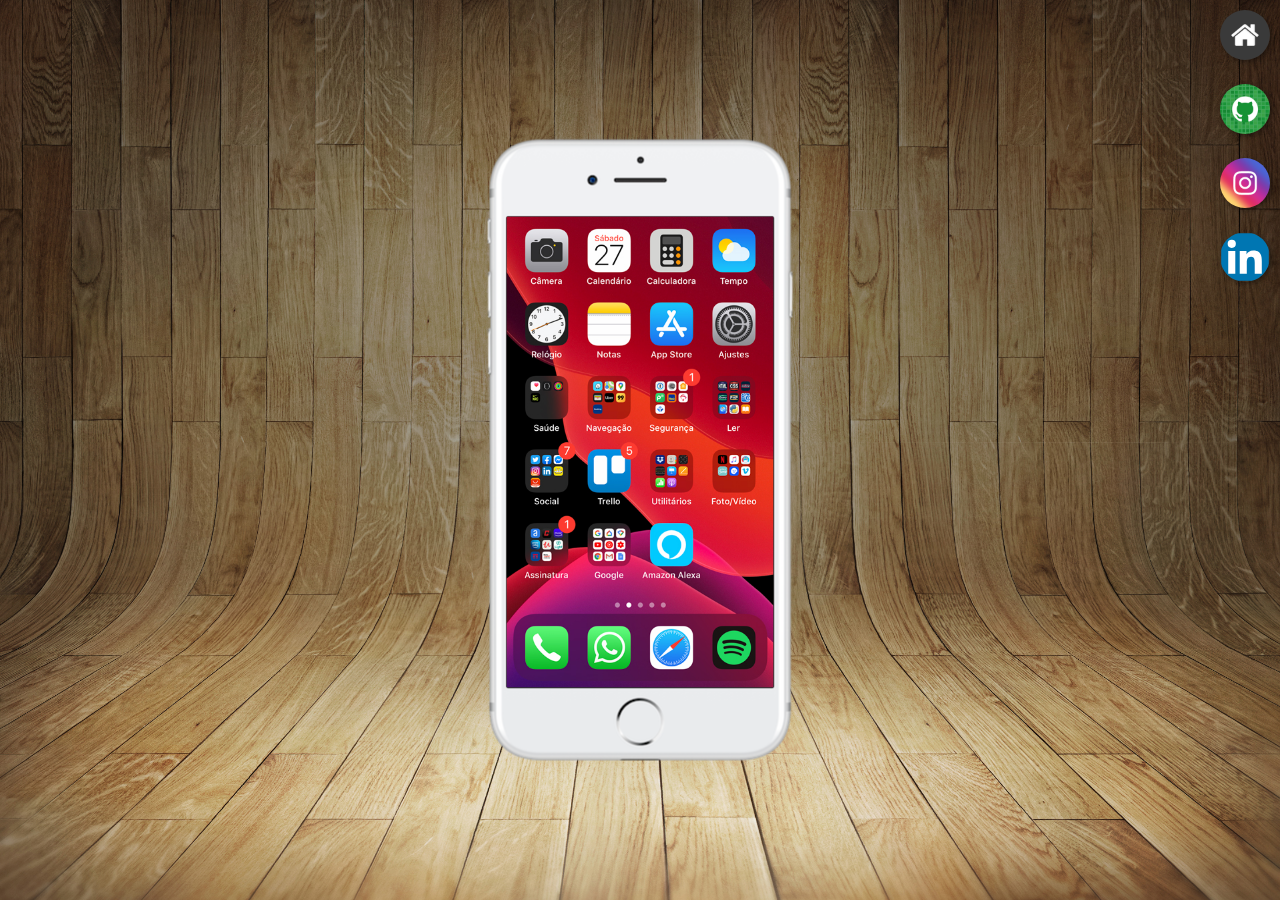
<file: index.html>
<!DOCTYPE html>
<html lang="pt-br">
<head>
    <meta charset="UTF-8">
    <meta name="viewport" content="width=device-width, initial-scale=1.0">
    <link rel="shortcut icon" href="favicon.ico" type="image/x-icon">
    <link rel="stylesheet" href="estilos/style.css">
    <title>Projeto Redes Sociais</title>
</head>
<body>
    <main>
        <section id="telefone">
            <iframe src="home.html" name="tela" id="tela" frameborder="0">
                Seu navegador não é compatível com isso.
            </iframe>
        </section>
        <section id="redes-sociais">
            <a href="home.html" target="tela"><img src="imagens/logo-home.jpg" alt="Home"></a><br>
            <a href="github.html" target="tela"><img src="imagens/logo-github.jpg" alt="GitHub"></a><br>
            <a href="instagram.html" target="tela"><img src="imagens/logo-instagram.jpg" alt="Instagram"></a><br>
            <a href="linkdein.html" target="tela"><img src="imagens/logo-linkedin.svg" alt="Twitter"></a><br>
        </section>
    </main>
</body>
</html>
</file>
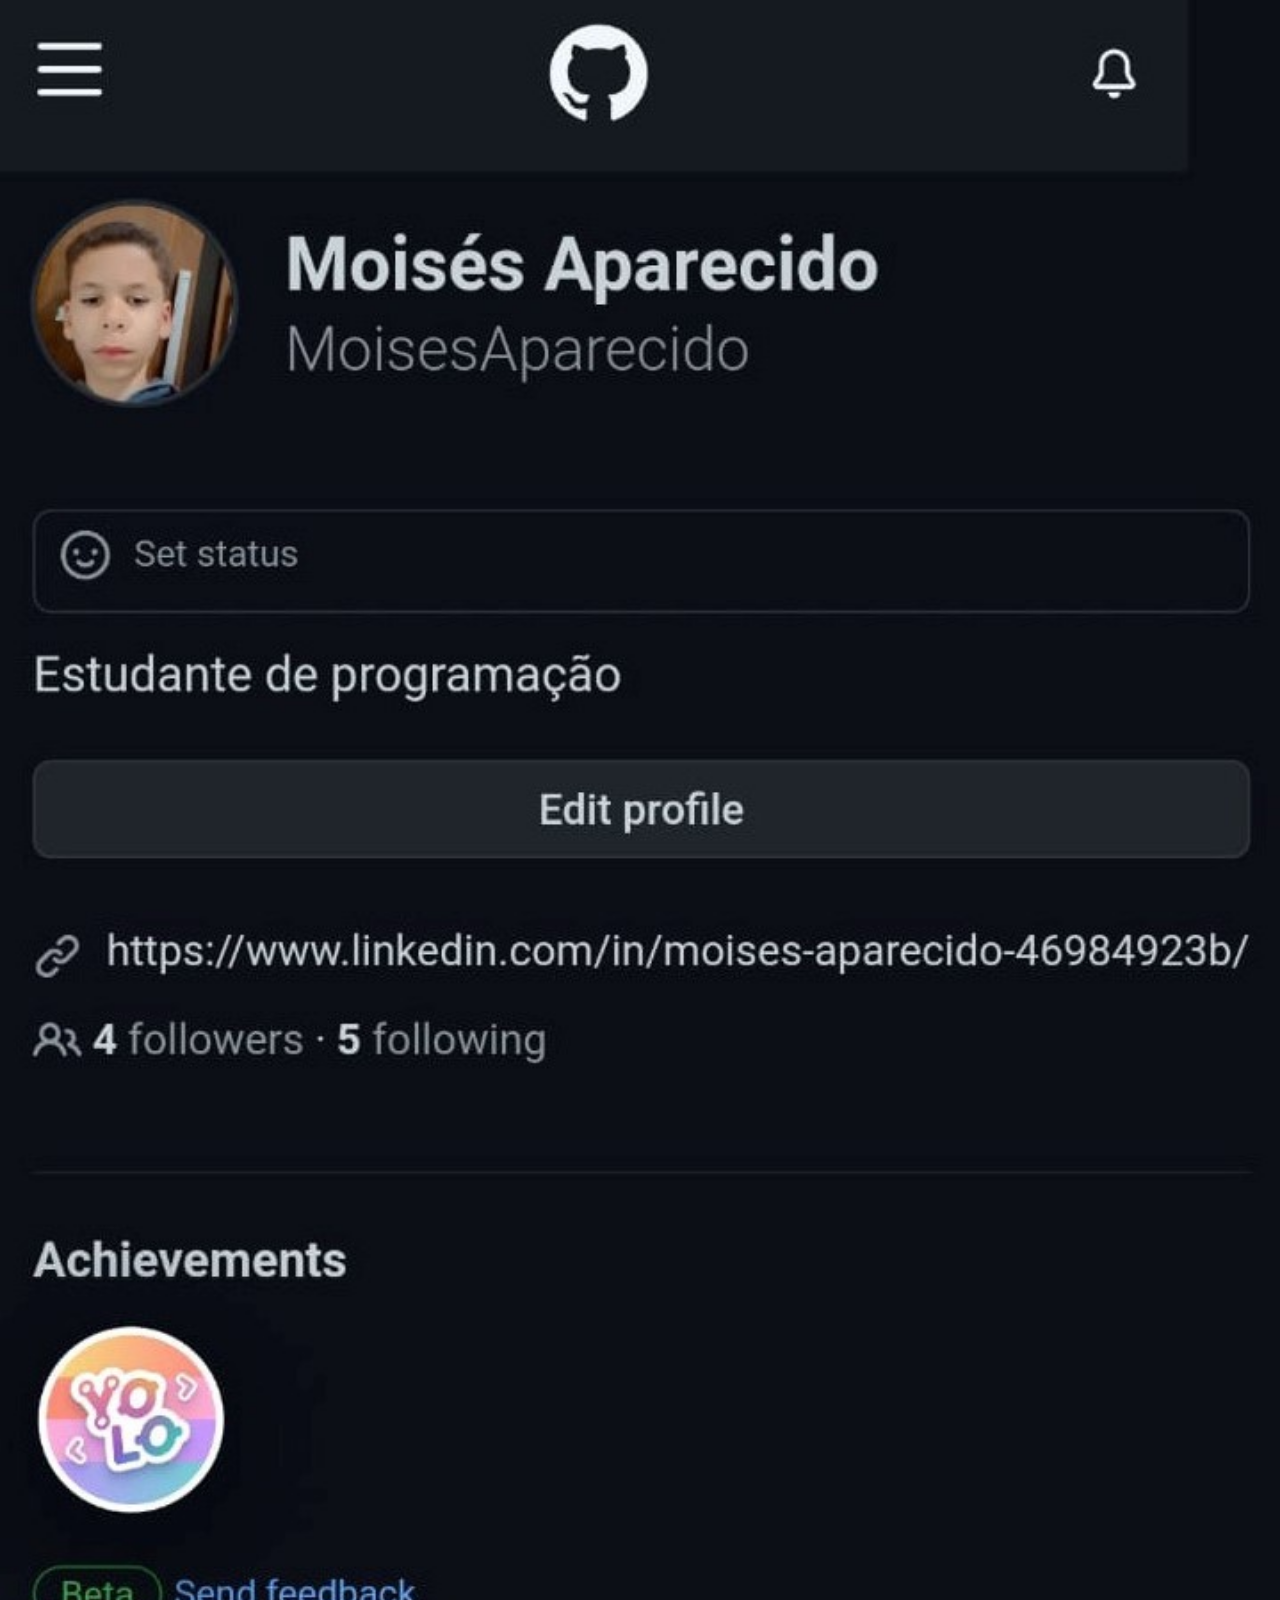
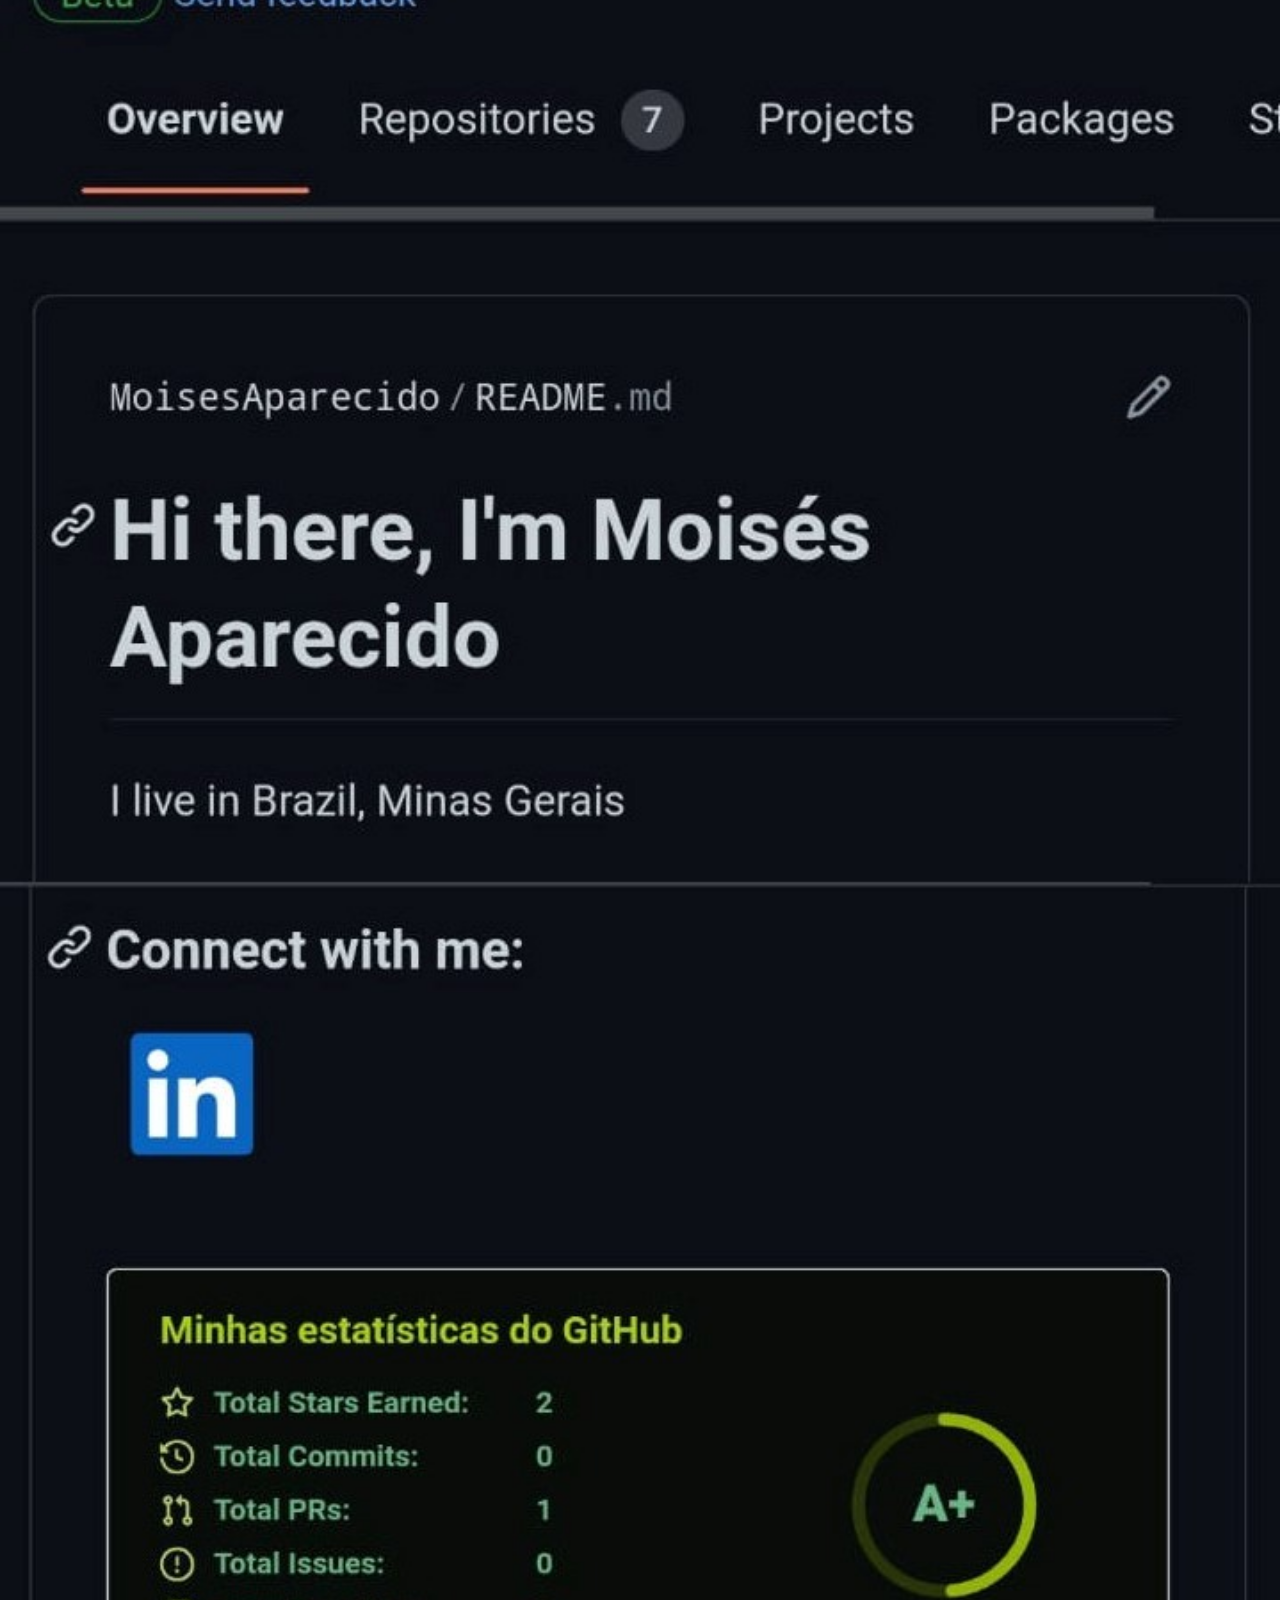
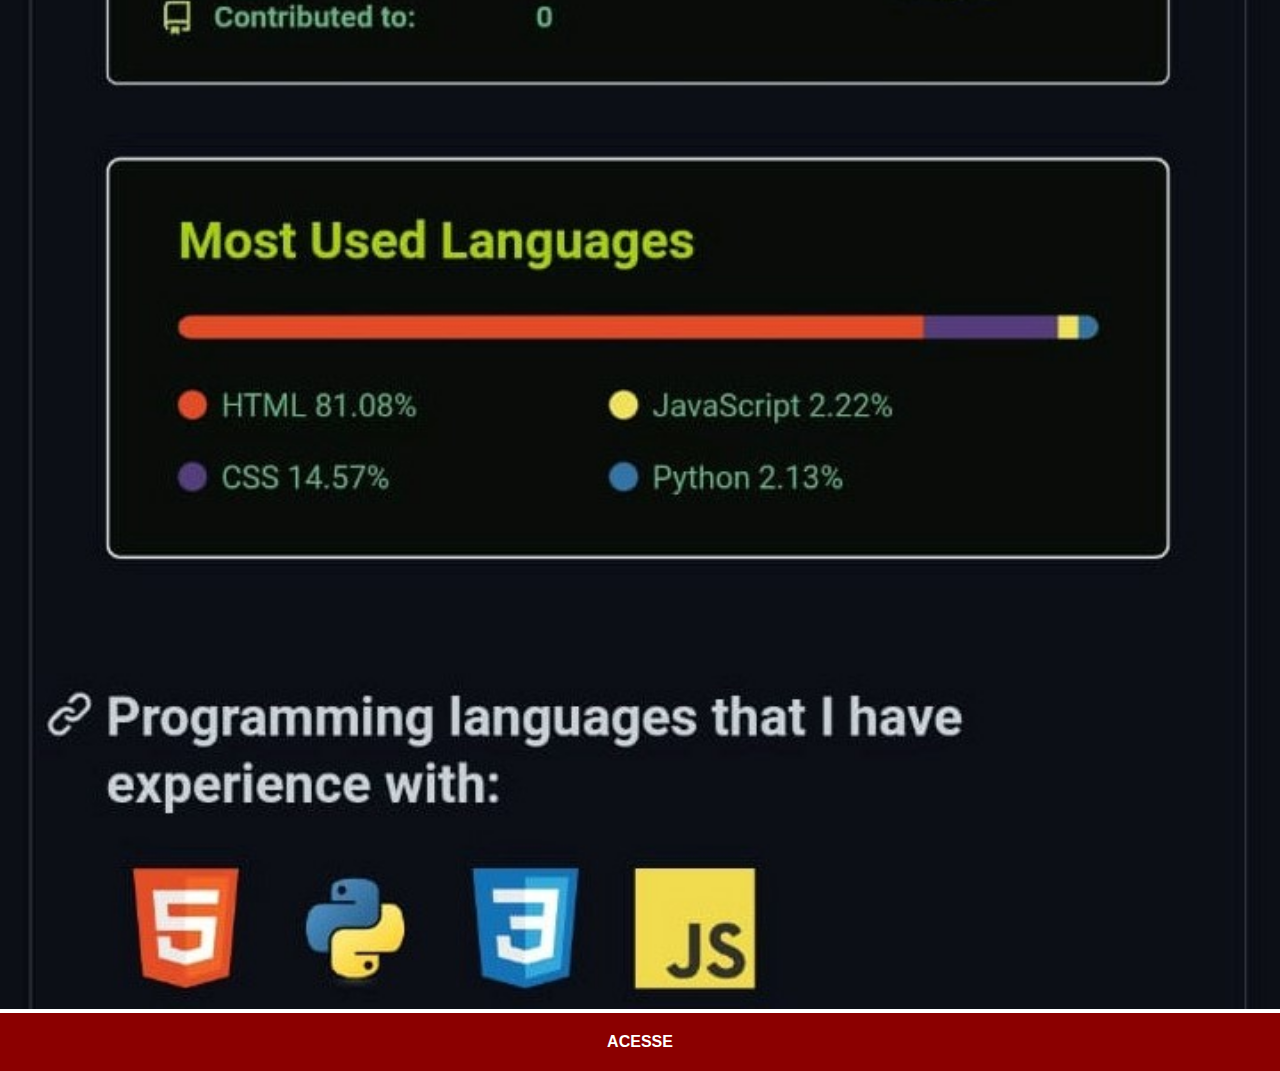
<file: github.html>
<!DOCTYPE html>
<html lang="pt-br">
<head>
    <meta charset="UTF-8">
    <meta http-equiv="X-UA-Compatible" content="IE=edge">
    <meta name="viewport" content="width=device-width, initial-scale=1.0">
    <title>GitHub</title>
    <link rel="stylesheet" href="estilos/social.css">
</head>
<body>
    <img src="imagens/tela-github.jpeg" alt="GitHub">
    <a href="https://github.com/moisesaparecido" target="_blank">ACESSE</a>
</body>
</html>
</file>
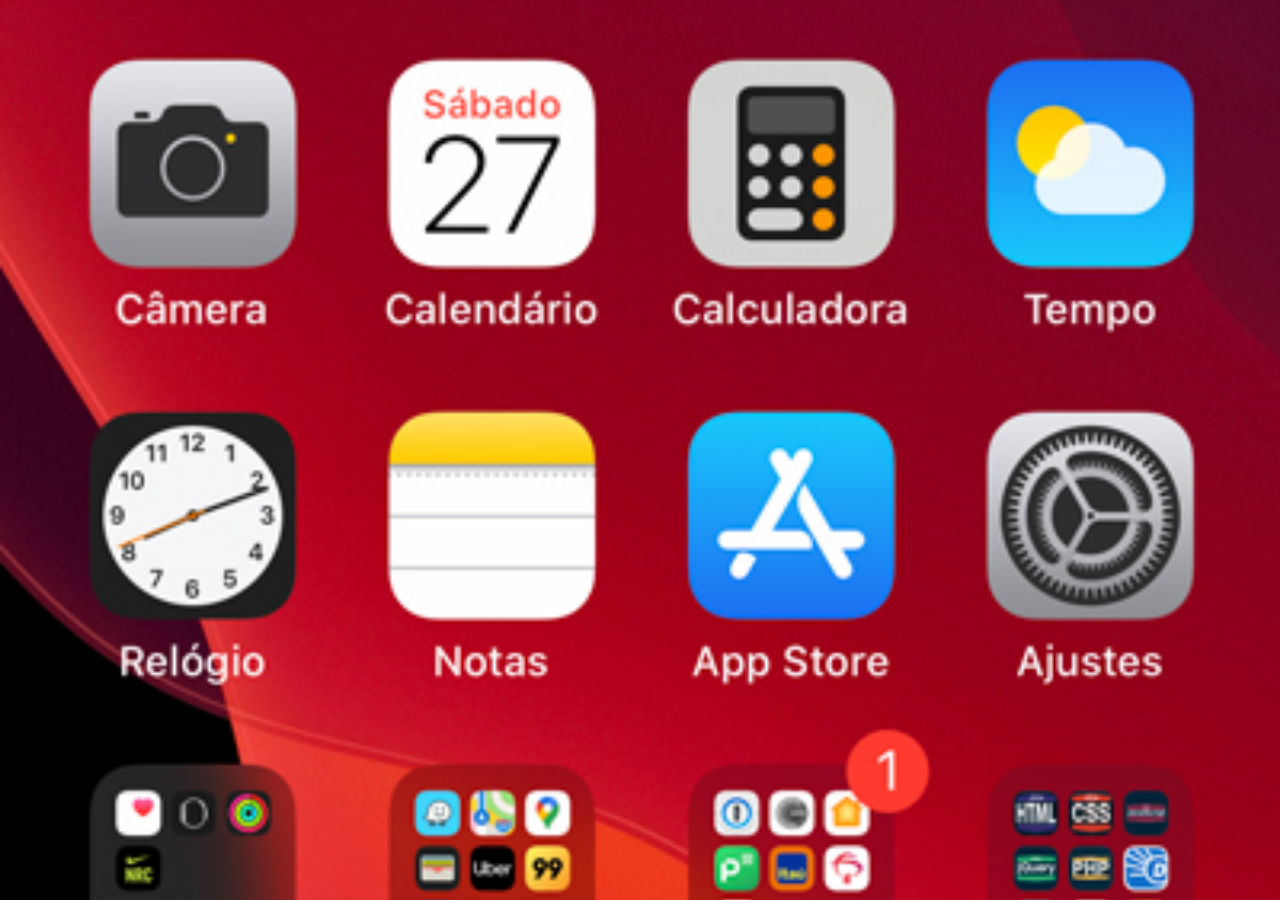
<file: home.html>
<!DOCTYPE html>
<html lang="pt-br">
<head>
    <meta charset="UTF-8">
    <meta name="viewport" content="width=device-width, initial-scale=1.0">
    <title>Home</title>
</head>
<style>
    * {
        margin: 0px;
        padding: 0px;
    }

    body {
        width: 100vw;
        height: 100vh;
        background: black url('imagens/tela-home.jpg') no-repeat top center;
        background-size: cover;
    }
</style>
<body>
    
</body>
</html>
</file>
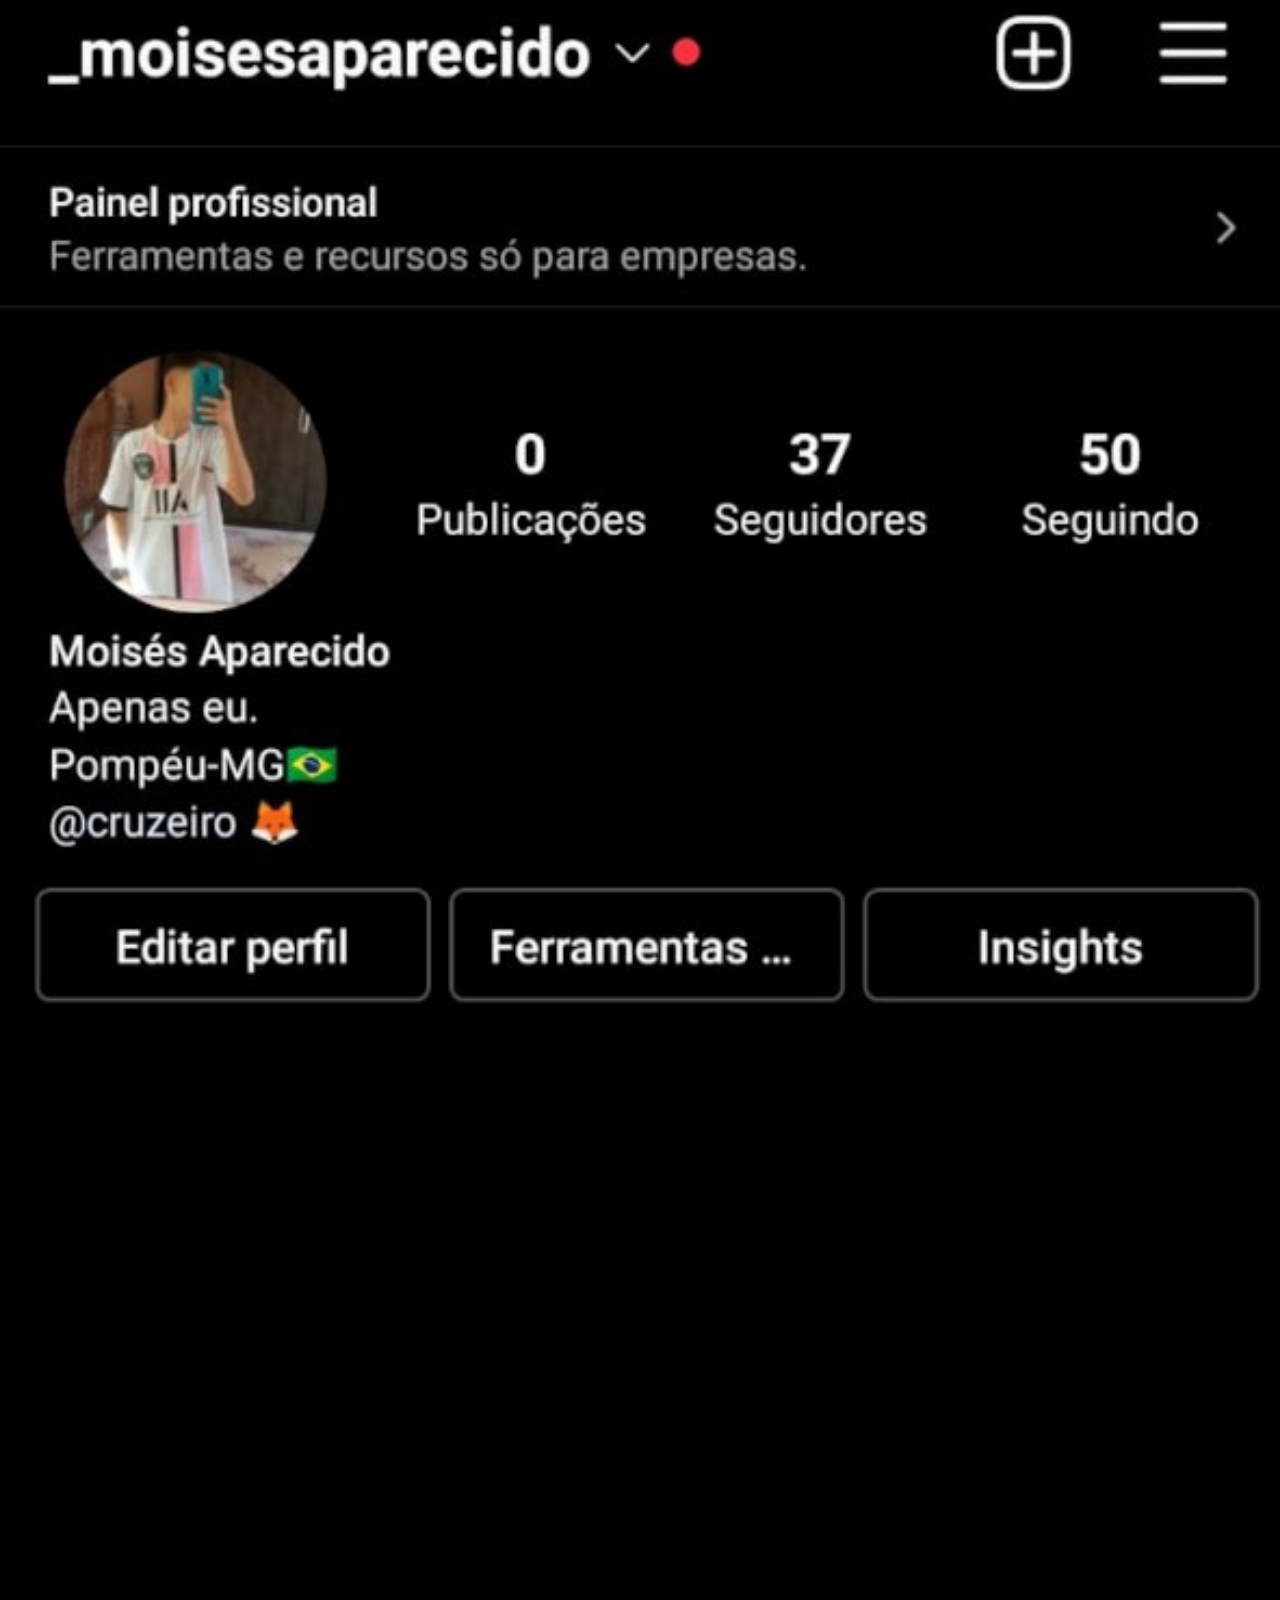
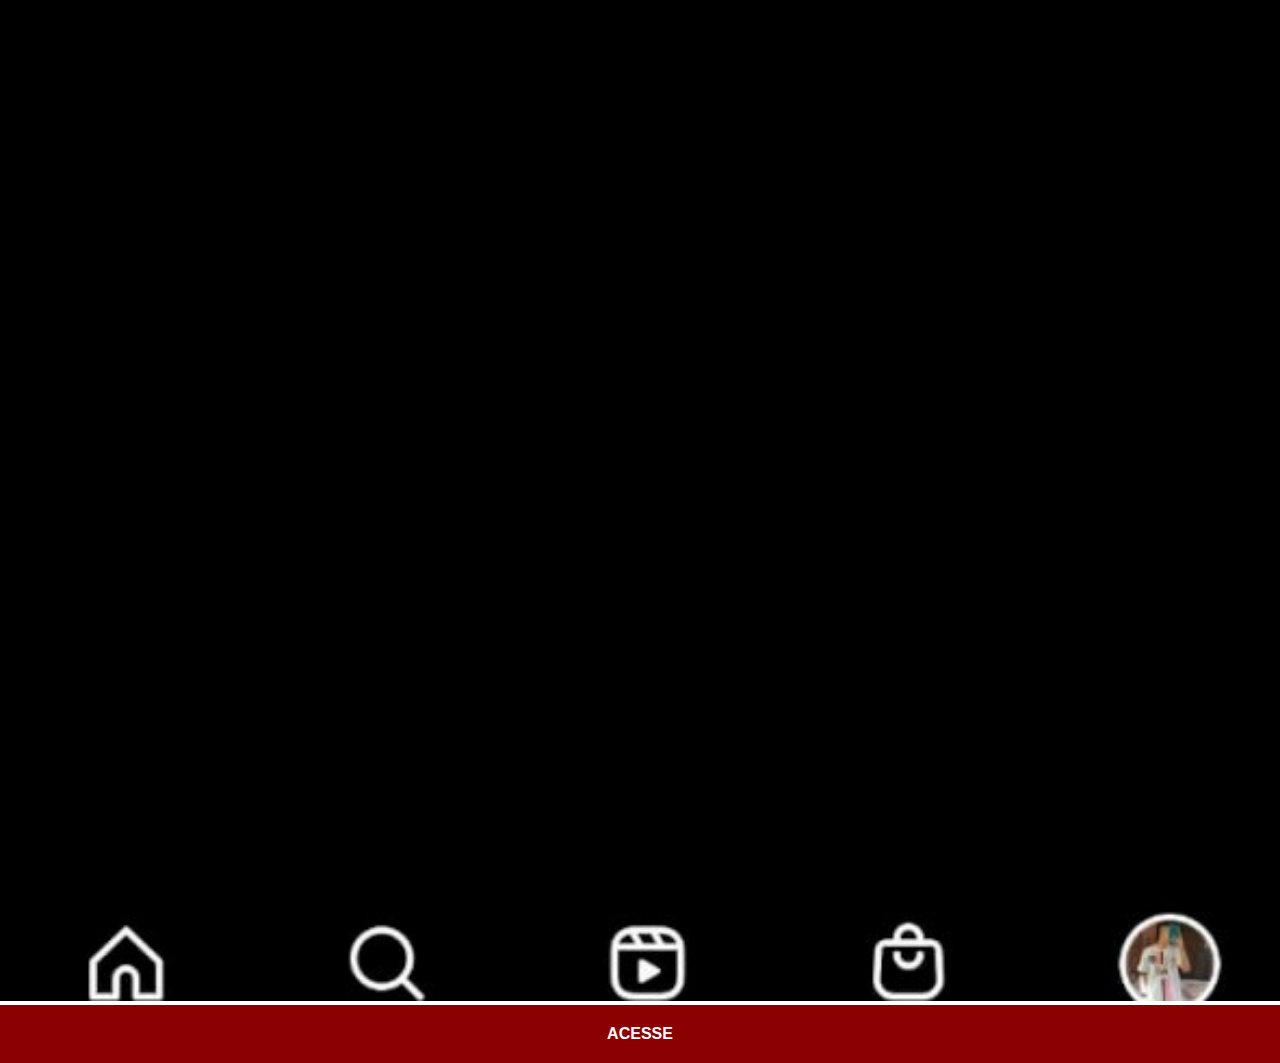
<file: instagram.html>
<!DOCTYPE html>
<html lang="pt-br">
<head>
    <meta charset="UTF-8">
    <meta http-equiv="X-UA-Compatible" content="IE=edge">
    <meta name="viewport" content="width=device-width, initial-scale=1.0">
    <title>Instagram</title>
    <link rel="stylesheet" href="estilos/social.css">
</head>
<body>
   <img src="imagens/tela-instragam.jpg" alt="Instagram"> 
   <a href="https://www.instagram.com/_moisesaparecido/" target="_blank">ACESSE</a>
</body>
</html>
</file>
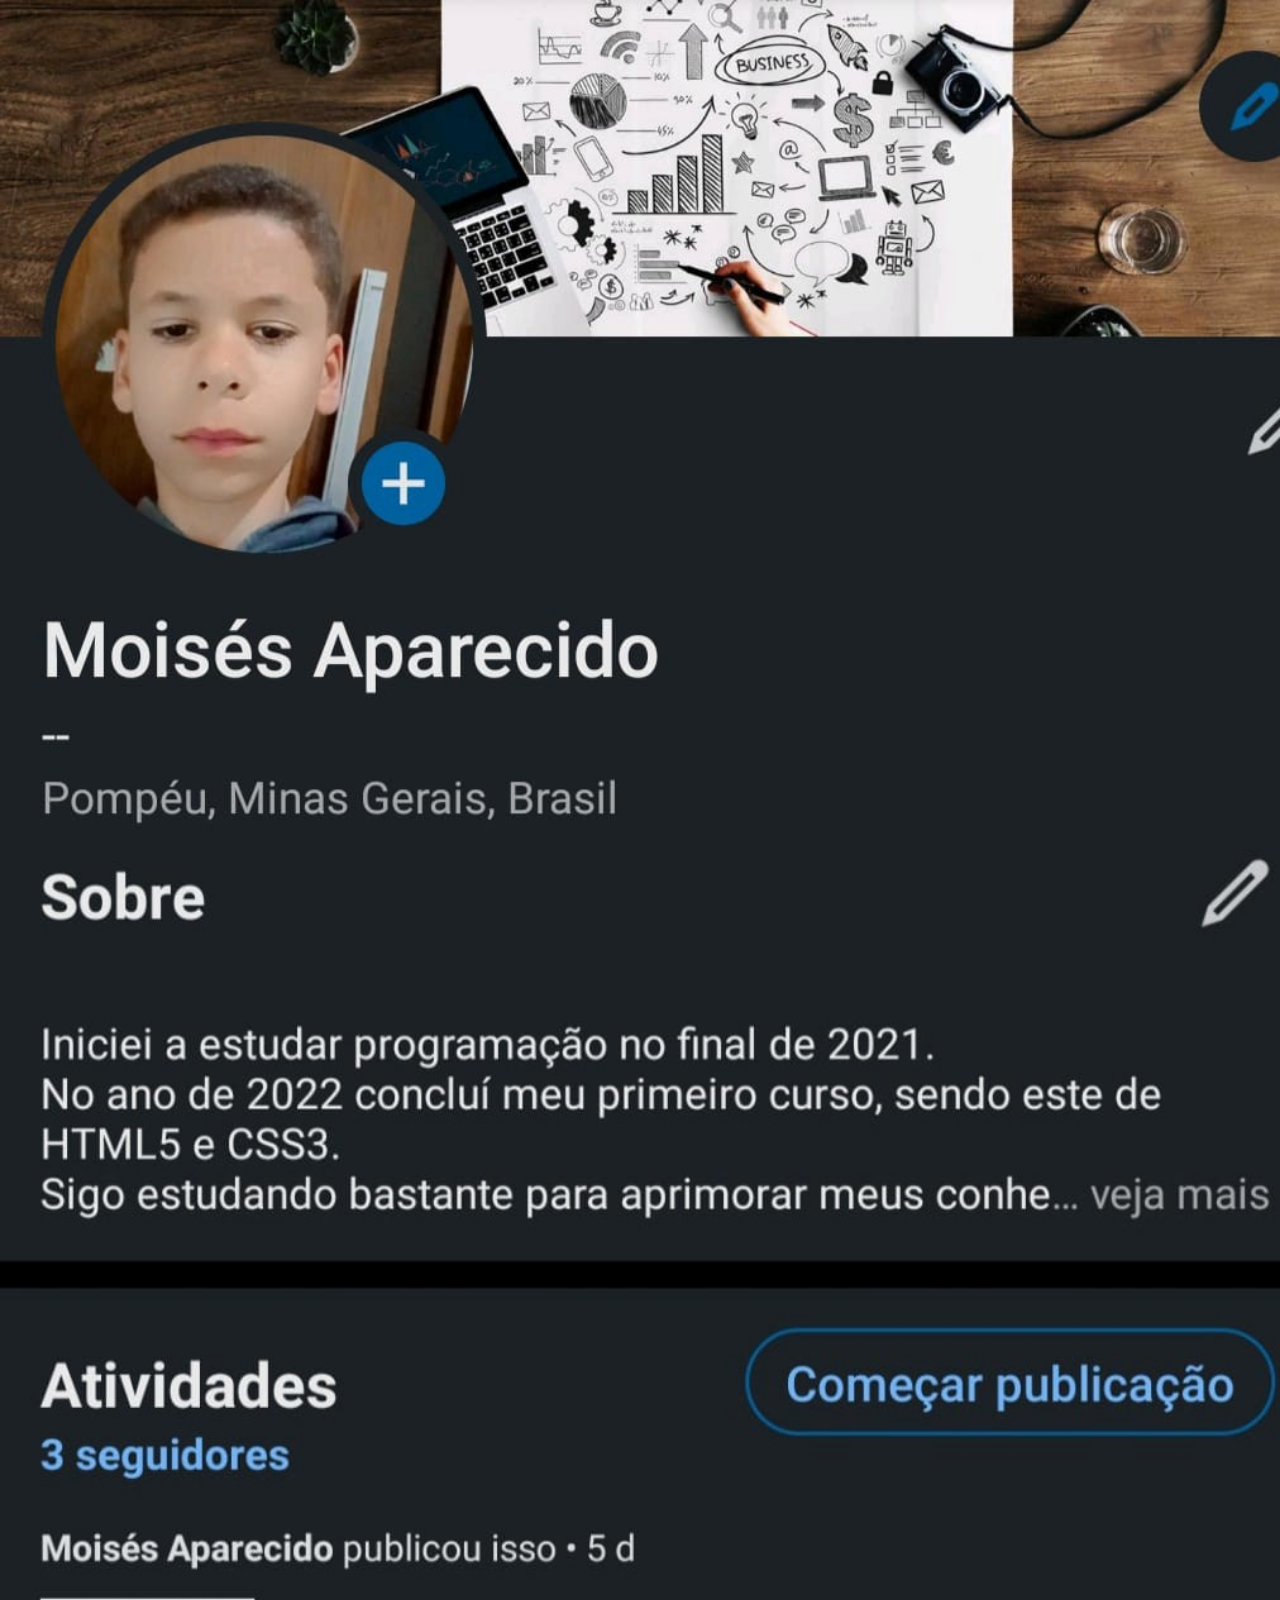
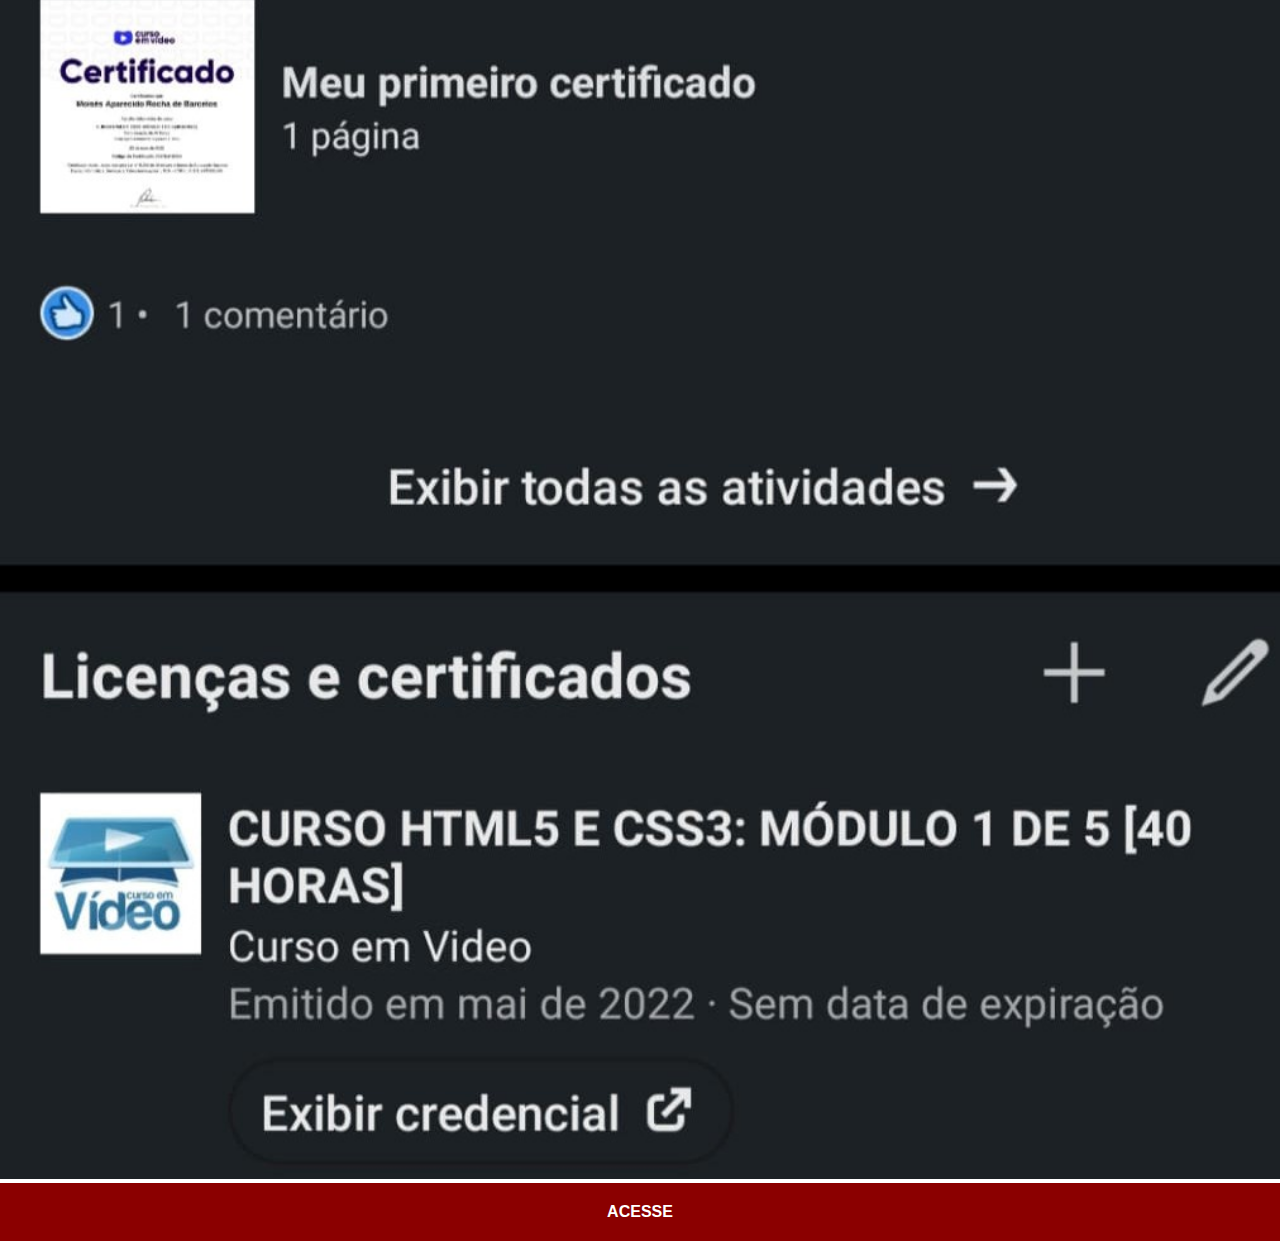
<file: linkdein.html>
<!DOCTYPE html>
<html lang="pt-br">
<head>
    <meta charset="UTF-8">
    <meta http-equiv="X-UA-Compatible" content="IE=edge">
    <meta name="viewport" content="width=device-width, initial-scale=1.0">
    <title>Linkedin</title>
    <link rel="stylesheet" href="estilos/social.css">
</head>
<body>
    <img src="imagens/tela-linkedin.jpeg" alt="GitHub">
    <a href="https://www.linkedin.com/in/mois%C3%A9s-aparecido-46984923b/" target="_blank">ACESSE</a>
</body>
</html>
</file>
<file: estilos/style.css>
@charset "UTF-8";

* {
    margin: 0px;
    padding: 0px;
    font-family: Arial, Helvetica, sans-serif;
}

html, body {
    height: 100vh;
    width: 100vw;
    background-color: black;
}

body {
    background: url('../imagens/fundo-madeira.jpg') no-repeat top center;
    background-size: cover;
    background-attachment: fixed;
}

main {
    position: relative;
    height: 100vh;
}

section#telefone {
    position: absolute;
    top: 50%;
    left: 50%;
    transform: translate(-50%, -50%);

    height: 627px;
    width: 311px;
    background: url('../imagens/frame-iphone.png') no-repeat;
}

iframe#tela {
    position: relative;
    top: 80px;
    left: 22px;
    width: 267px;
    height: 471px;
}

section#redes-sociais{
    text-align: right;
}

section#redes-sociais img {
    width: 50px;
    margin: 10px;
    border-radius: 50%;
    box-shadow: 2px 2px 5px rgba(0, 0, 0, 0.400);
    box-sizing: border-box;
}

section#redes-sociais img:hover{
    border: 2px solid rgba(255, 255, 255, 0.637);
    transform: translate(-3px, -3px);
    box-shadow: 5px 5px 10px rgba(0, 0, 0, 0.623);
    transition: transform .3s, border 1s;
}
</file>
<file: estilos/social.css>
@charset "UTF-8";

*{
    margin: 0px;
    padding: 0px;
    font-family: Arial, Helvetica, sans-serif;
  }

  ::-webkit-scrollbar {
      width: 0px;
      margin: 0px;
  }

  img {
    width: 100vw;
  }

  a{
    display: block;
    background-color: darkred;
    color: white;
    padding: 20px;
    text-align: center;
    font-weight: bolder;
    text-decoration: none;
  }

  a:hover {
      background-color: red;
  }
</file>
